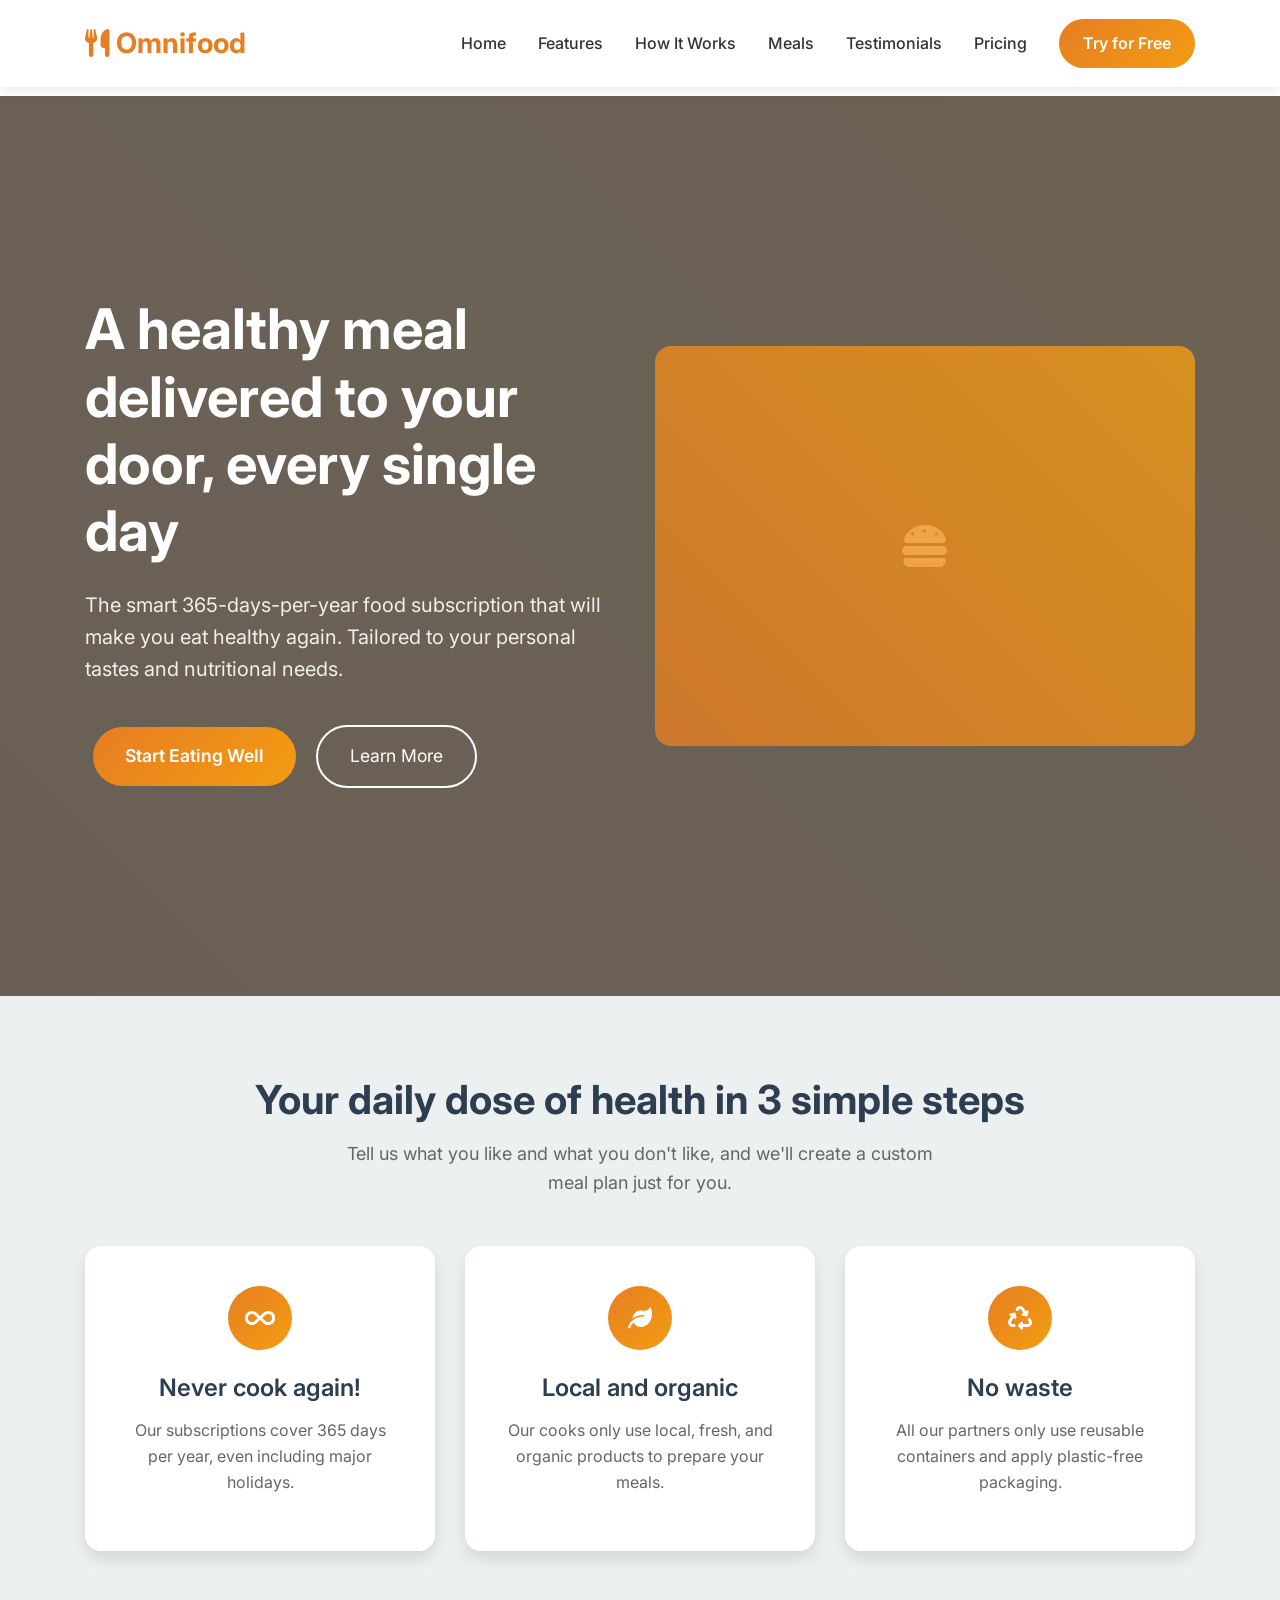
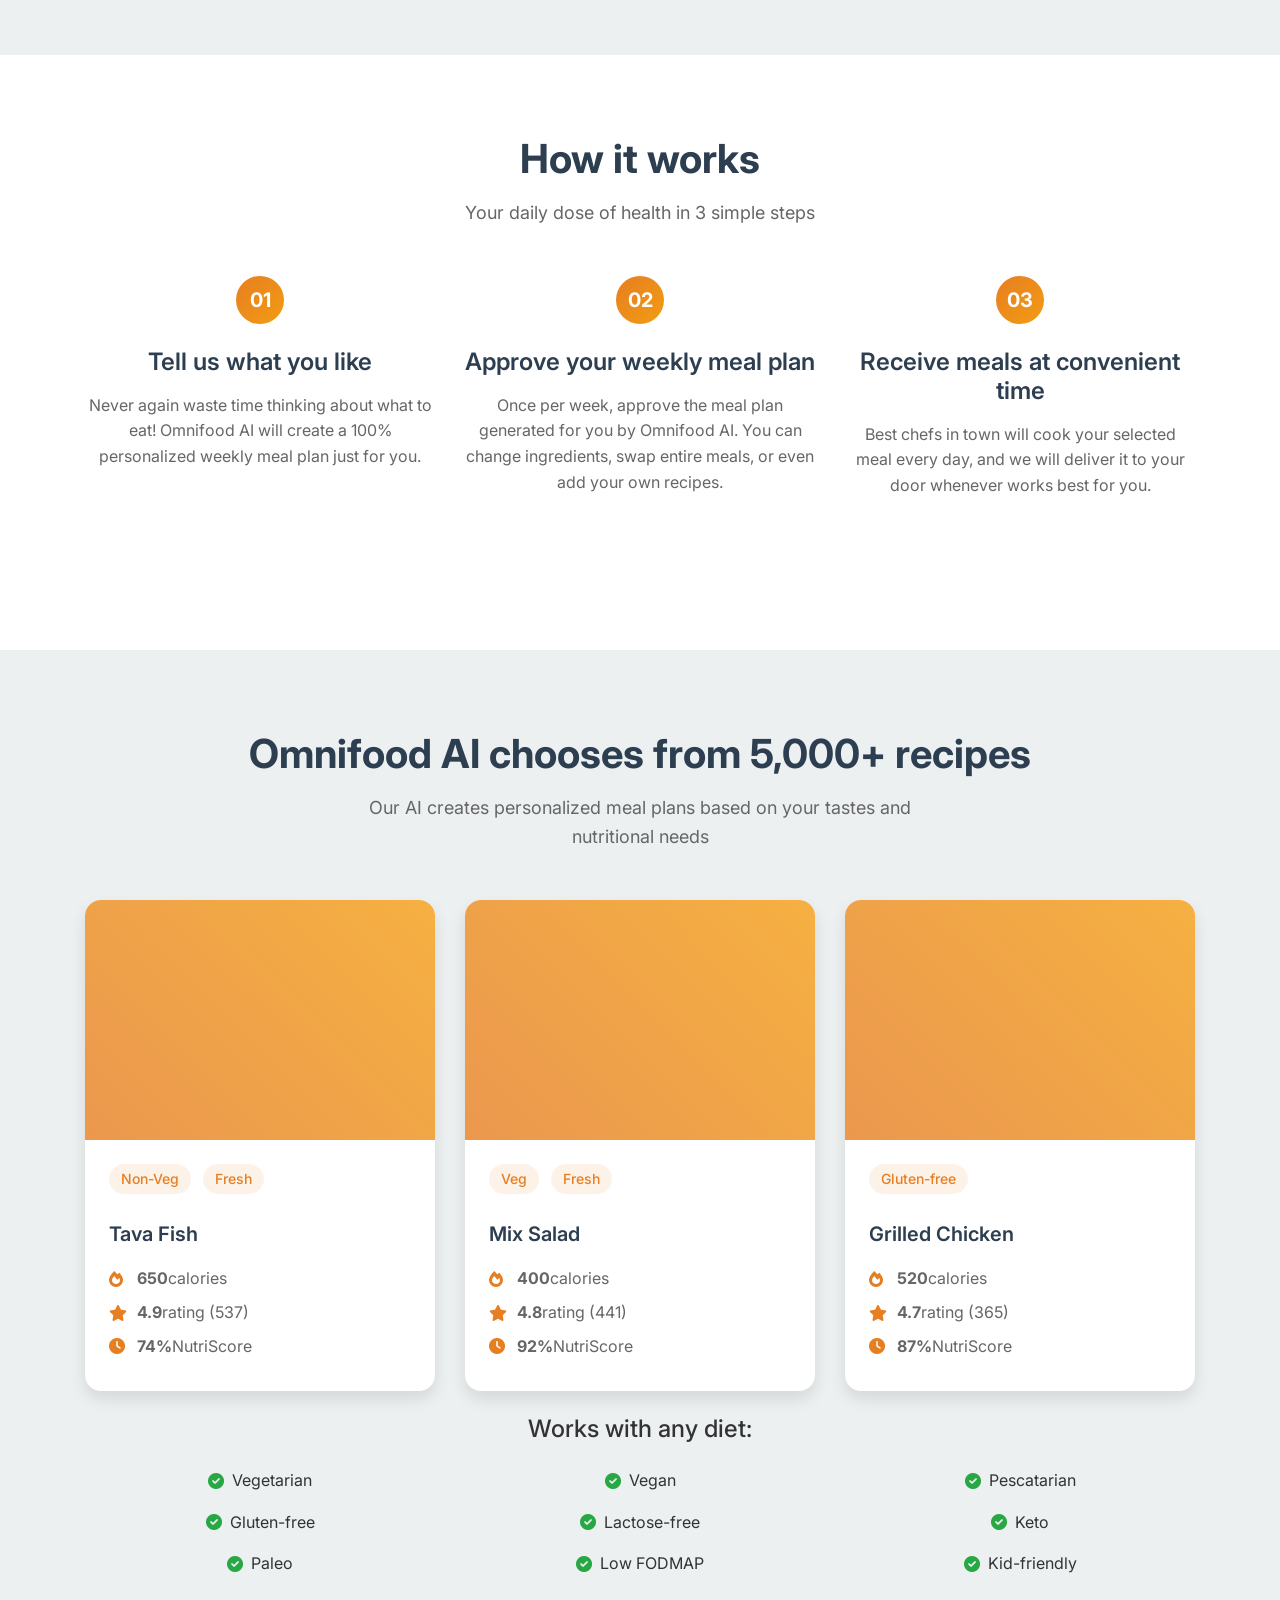
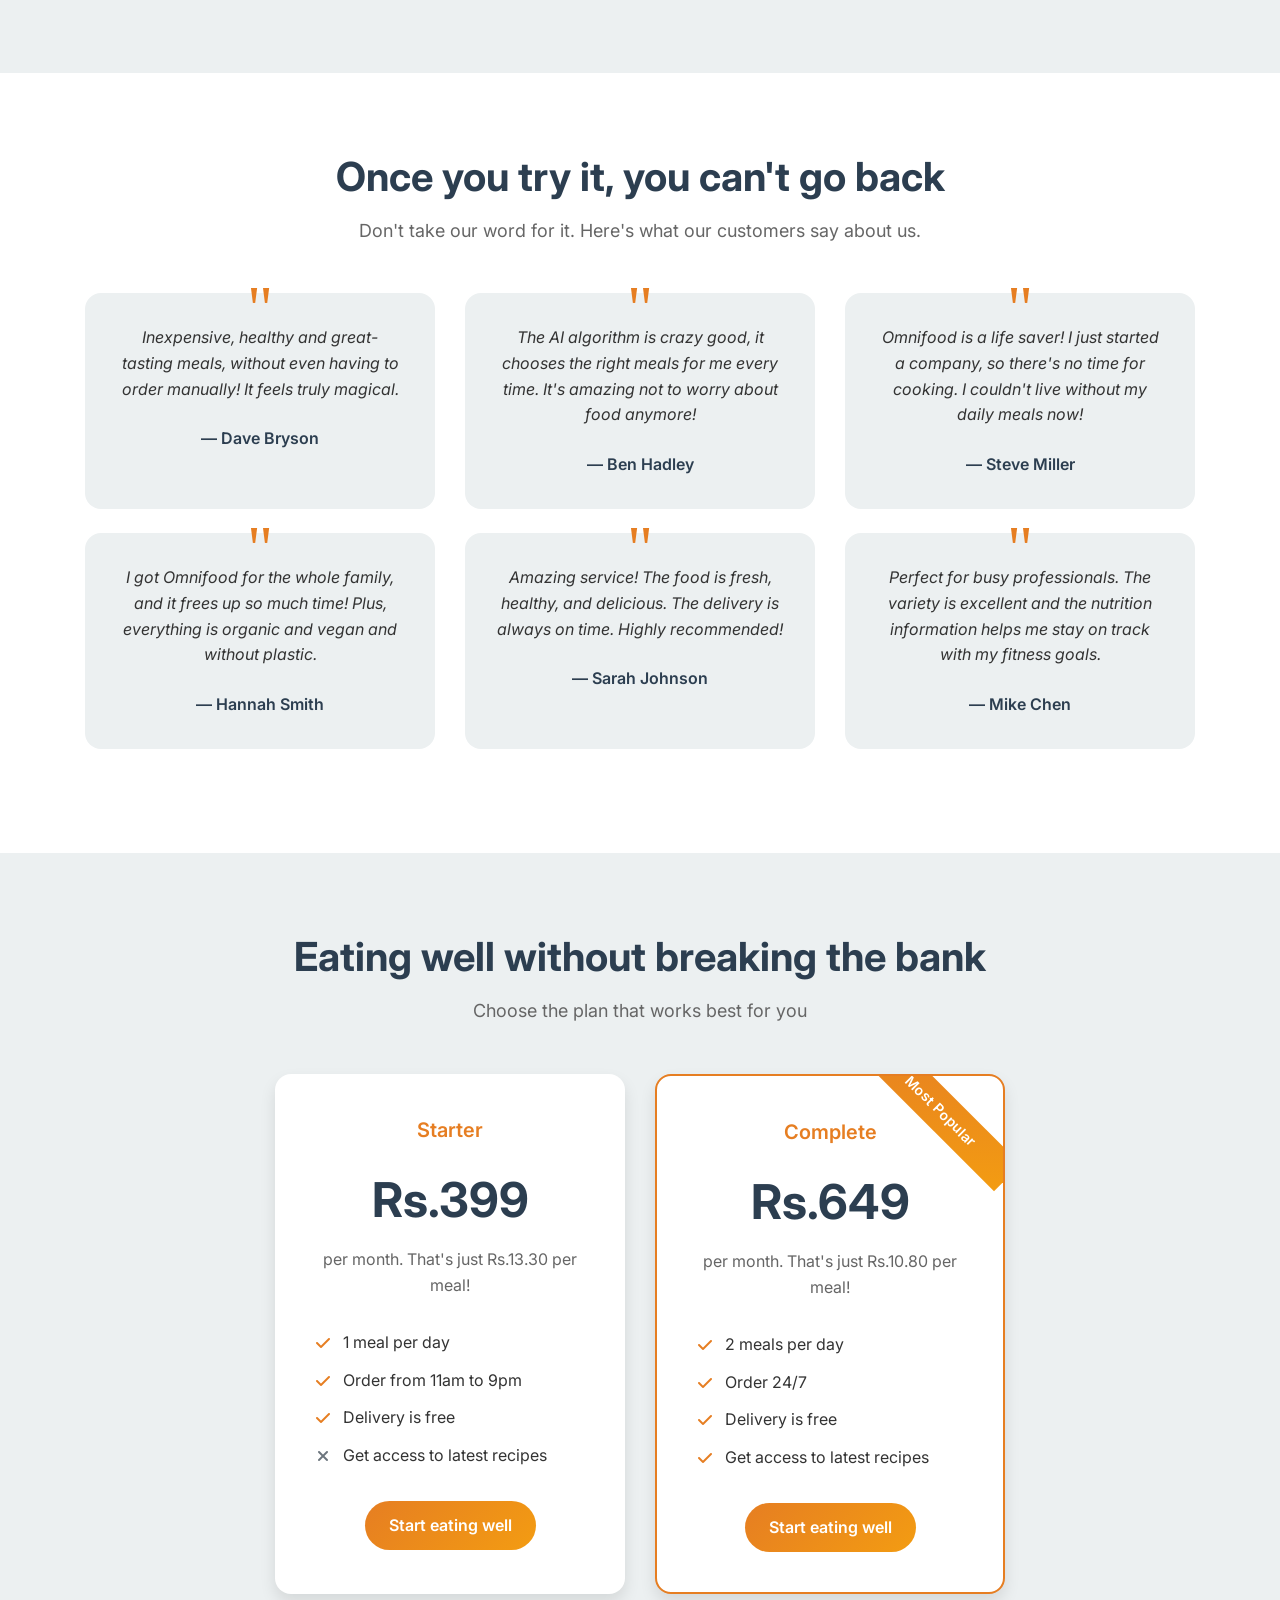
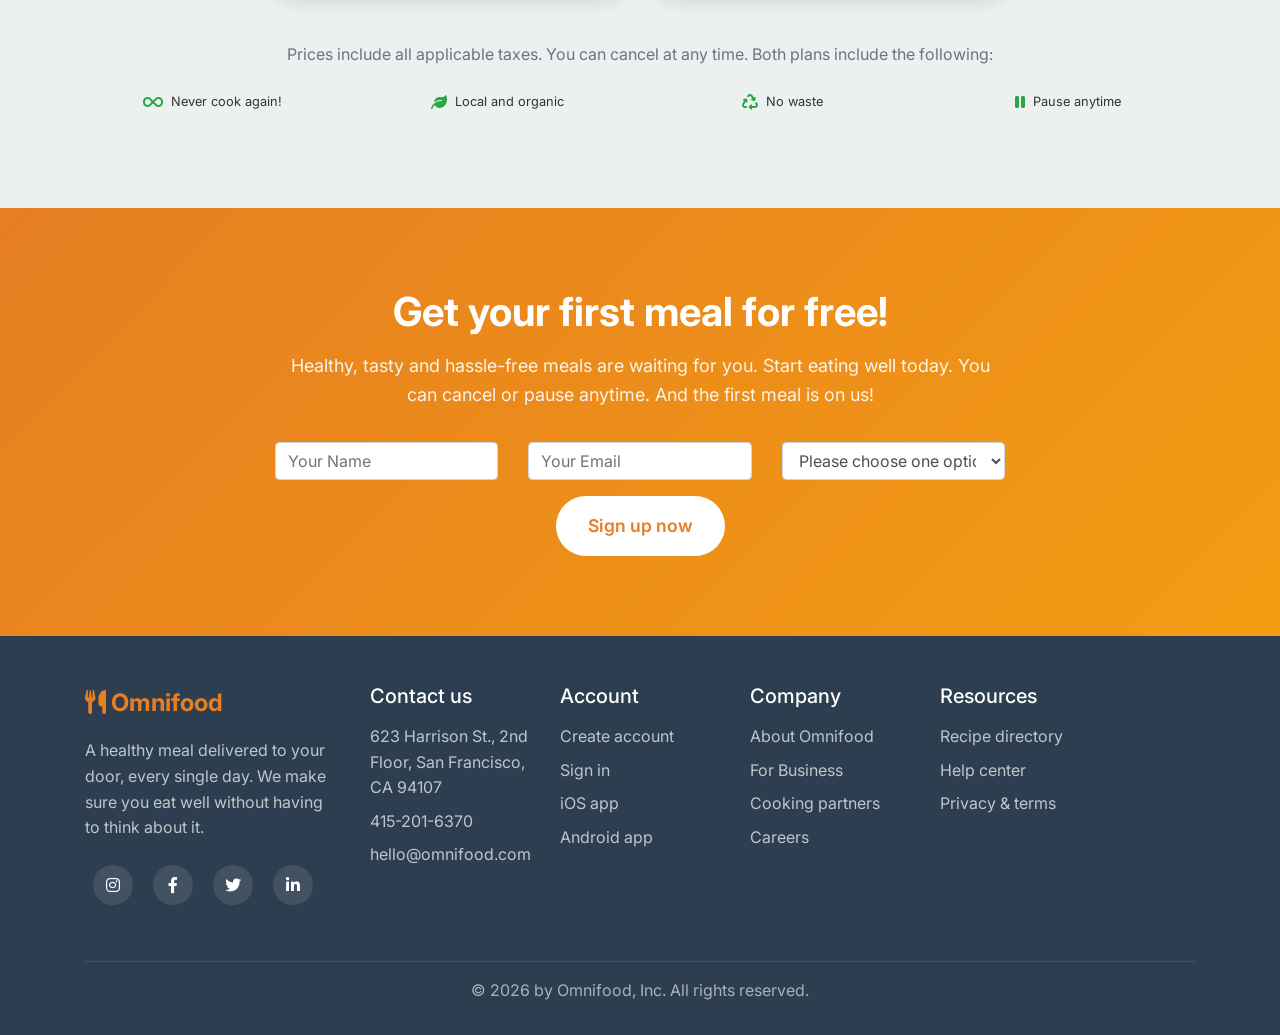
<file: omnifood_website.html>
<!DOCTYPE html>
<html lang="en">
  <head>
    <meta charset="UTF-8" />
    <meta name="viewport" content="width=device-width, initial-scale=1.0" />
    <title>Omnifood - Never Cook Again</title>

    <link
      rel="stylesheet"
      href="https://cdnjs.cloudflare.com/ajax/libs/bootstrap/4.6.2/css/bootstrap.min.css"
    />
    <link
      rel="stylesheet"
      href="https://cdnjs.cloudflare.com/ajax/libs/font-awesome/6.0.0/css/all.min.css"
    />
    <link
      href="https://fonts.googleapis.com/css2?family=Inter:wght@300;400;500;600;700&display=swap"
      rel="stylesheet"
    />

    <link rel="stylesheet" href="./component/style.css" />
  </head>
  <body>
    <!-- Navigation -->
    <nav class="navbar navbar-expand-lg fixed-top">
      <div class="container">
        <a class="navbar-brand" href="#home">
          <i class="fas fa-utensils"></i> Omnifood
        </a>

        <button
          class="navbar-toggler"
          type="button"
          data-toggle="collapse"
          data-target="#navbarNav"
        >
          <span class="navbar-toggler-icon">
            <i class="fas fa-bars" style="color: #e67e22"></i>
          </span>
        </button>

        <div class="collapse navbar-collapse" id="navbarNav">
          <ul class="navbar-nav ml-auto">
            <li class="nav-item">
              <a class="nav-link" href="#home">Home</a>
            </li>
            <li class="nav-item">
              <a class="nav-link" href="#features">Features</a>
            </li>
            <li class="nav-item">
              <a class="nav-link" href="#how-it-works">How It Works</a>
            </li>
            <li class="nav-item">
              <a class="nav-link" href="#meals">Meals</a>
            </li>
            <li class="nav-item">
              <a class="nav-link" href="#testimonials">Testimonials</a>
            </li>
            <li class="nav-item">
              <a class="nav-link" href="#pricing">Pricing</a>
            </li>
          </ul>
          <a href="#cta" class="btn-primary-custom ml-3">Try for Free</a>
        </div>
      </div>
    </nav>

    <!-- Hero Section -->
    <section id="home" class="hero">
      <div class="container">
        <div class="row align-items-center">
          <div class="col-lg-6">
            <div class="hero-content">
              <h1>A healthy meal delivered to your door, every single day</h1>
              <p>
                The smart 365-days-per-year food subscription that will make you
                eat healthy again. Tailored to your personal tastes and
                nutritional needs.
              </p>
              <div class="hero-buttons">
                <a href="#pricing" class="btn btn-primary-custom"
                  >Start Eating Well</a
                >
                <a href="#how-it-works" class="btn btn-outline-light"
                  >Learn More</a
                >
              </div>
            </div>
          </div>
          <div class="col-lg-6">
            <div class="hero-image">
              <div
                class="meal-image"
                style="border-radius: 1rem; height: 25rem"
              >
                <i class="fas fa-hamburger"></i>
              </div>
            </div>
          </div>
        </div>
      </div>
    </section>

    <!-- Features Section -->
    <section id="features" class="features">
      <div class="container">
        <div class="section-title fade-in">
          <h2>Your daily dose of health in 3 simple steps</h2>
          <p>
            Tell us what you like and what you don't like, and we'll create a
            custom meal plan just for you.
          </p>
        </div>

        <div class="row">
          <div class="col-lg-4 col-md-6 mb-4">
            <div class="feature-card fade-in">
              <div class="feature-icon">
                <i class="fas fa-infinity"></i>
              </div>
              <h3>Never cook again!</h3>
              <p>
                Our subscriptions cover 365 days per year, even including major
                holidays.
              </p>
            </div>
          </div>

          <div class="col-lg-4 col-md-6 mb-4">
            <div class="feature-card fade-in">
              <div class="feature-icon">
                <i class="fas fa-leaf"></i>
              </div>
              <h3>Local and organic</h3>
              <p>
                Our cooks only use local, fresh, and organic products to prepare
                your meals.
              </p>
            </div>
          </div>

          <div class="col-lg-4 col-md-6 mb-4">
            <div class="feature-card fade-in">
              <div class="feature-icon">
                <i class="fas fa-recycle"></i>
              </div>
              <h3>No waste</h3>
              <p>
                All our partners only use reusable containers and apply
                plastic-free packaging.
              </p>
            </div>
          </div>
        </div>
      </div>
    </section>

    <!-- How It Works Section -->
    <section id="how-it-works" class="how-it-works">
      <div class="container">
        <div class="section-title fade-in">
          <h2>How it works</h2>
          <p>Your daily dose of health in 3 simple steps</p>
        </div>

        <div class="row">
          <div class="col-lg-4 mb-4">
            <div class="step fade-in">
              <div class="step-number">01</div>
              <h3>Tell us what you like</h3>
              <p>
                Never again waste time thinking about what to eat! Omnifood AI
                will create a 100% personalized weekly meal plan just for you.
              </p>
            </div>
          </div>

          <div class="col-lg-4 mb-4">
            <div class="step fade-in">
              <div class="step-number">02</div>
              <h3>Approve your weekly meal plan</h3>
              <p>
                Once per week, approve the meal plan generated for you by
                Omnifood AI. You can change ingredients, swap entire meals, or
                even add your own recipes.
              </p>
            </div>
          </div>

          <div class="col-lg-4 mb-4">
            <div class="step fade-in">
              <div class="step-number">03</div>
              <h3>Receive meals at convenient time</h3>
              <p>
                Best chefs in town will cook your selected meal every day, and
                we will deliver it to your door whenever works best for you.
              </p>
            </div>
          </div>
        </div>
      </div>
    </section>

    <!-- Meals Section -->
    <section id="meals" class="meals">
      <div class="container">
        <div class="section-title fade-in">
          <h2>Omnifood AI chooses from 5,000+ recipes</h2>
          <p>
            Our AI creates personalized meal plans based on your tastes and
            nutritional needs
          </p>
        </div>

        <div class="row">
          <div class="col-lg-4 col-md-6 mb-4">
            <div class="meal-card fade-in">
              <div class="meal-image">
                <i class="fas fa-fish"></i>
              </div>
              <div class="meal-content">
                <div class="meal-tags">
                  <span class="meal-tag">Non-Veg</span>
                  <span class="meal-tag">Fresh</span>
                </div>
                <div class="meal-title">Tava Fish</div>
                <ul class="meal-attributes">
                  <li>
                    <i class="fas fa-fire"></i> <strong>650</strong> calories
                  </li>
                  <li>
                    <i class="fas fa-star"></i> <strong>4.9</strong> rating
                    (537)
                  </li>
                  <li>
                    <i class="fas fa-clock"></i> <strong>74%</strong> NutriScore
                  </li>
                </ul>
              </div>
            </div>
          </div>

          <div class="col-lg-4 col-md-6 mb-4">
            <div class="meal-card fade-in">
              <div class="meal-image">
                <i class="fas fa-seedling"></i>
              </div>
              <div class="meal-content">
                <div class="meal-tags">
                  <span class="meal-tag">Veg</span>
                  <span class="meal-tag">Fresh</span>
                </div>
                <div class="meal-title">Mix Salad</div>
                <ul class="meal-attributes">
                  <li>
                    <i class="fas fa-fire"></i> <strong>400</strong> calories
                  </li>
                  <li>
                    <i class="fas fa-star"></i> <strong>4.8</strong> rating
                    (441)
                  </li>
                  <li>
                    <i class="fas fa-clock"></i> <strong>92%</strong> NutriScore
                  </li>
                </ul>
              </div>
            </div>
          </div>

          <div class="col-lg-4 col-md-6 mb-4">
            <div class="meal-card fade-in">
              <div class="meal-image">
                <i class="fas fa-drumstick-bite"></i>
              </div>
              <div class="meal-content">
                <div class="meal-tags">
                  <span class="meal-tag">Gluten-free</span>
                </div>
                <div class="meal-title">Grilled Chicken</div>
                <ul class="meal-attributes">
                  <li>
                    <i class="fas fa-fire"></i> <strong>520</strong> calories
                  </li>
                  <li>
                    <i class="fas fa-star"></i> <strong>4.7</strong> rating
                    (365)
                  </li>
                  <li>
                    <i class="fas fa-clock"></i> <strong>87%</strong> NutriScore
                  </li>
                </ul>
              </div>
            </div>
          </div>
        </div>

        <div class="text-center fade-in">
          <h4 class="mb-4">Works with any diet:</h4>
          <div class="row">
            <div class="col-md-4 mb-3">
              <div class="d-flex align-items-center justify-content-center">
                <i class="fas fa-check-circle text-success mr-2"></i>
                <span>Vegetarian</span>
              </div>
            </div>
            <div class="col-md-4 mb-3">
              <div class="d-flex align-items-center justify-content-center">
                <i class="fas fa-check-circle text-success mr-2"></i>
                <span>Vegan</span>
              </div>
            </div>
            <div class="col-md-4 mb-3">
              <div class="d-flex align-items-center justify-content-center">
                <i class="fas fa-check-circle text-success mr-2"></i>
                <span>Pescatarian</span>
              </div>
            </div>
            <div class="col-md-4 mb-3">
              <div class="d-flex align-items-center justify-content-center">
                <i class="fas fa-check-circle text-success mr-2"></i>
                <span>Gluten-free</span>
              </div>
            </div>
            <div class="col-md-4 mb-3">
              <div class="d-flex align-items-center justify-content-center">
                <i class="fas fa-check-circle text-success mr-2"></i>
                <span>Lactose-free</span>
              </div>
            </div>
            <div class="col-md-4 mb-3">
              <div class="d-flex align-items-center justify-content-center">
                <i class="fas fa-check-circle text-success mr-2"></i>
                <span>Keto</span>
              </div>
            </div>
            <div class="col-md-4 mb-3">
              <div class="d-flex align-items-center justify-content-center">
                <i class="fas fa-check-circle text-success mr-2"></i>
                <span>Paleo</span>
              </div>
            </div>
            <div class="col-md-4 mb-3">
              <div class="d-flex align-items-center justify-content-center">
                <i class="fas fa-check-circle text-success mr-2"></i>
                <span>Low FODMAP</span>
              </div>
            </div>
            <div class="col-md-4 mb-3">
              <div class="d-flex align-items-center justify-content-center">
                <i class="fas fa-check-circle text-success mr-2"></i>
                <span>Kid-friendly</span>
              </div>
            </div>
          </div>
        </div>
      </div>
    </section>

    <!-- Testimonials Section -->
    <section id="testimonials" class="testimonials">
      <div class="container">
        <div class="section-title fade-in">
          <h2>Once you try it, you can't go back</h2>
          <p>
            Don't take our word for it. Here's what our customers say about us.
          </p>
        </div>

        <div class="row">
          <div class="col-lg-4 col-md-6 mb-4">
            <div class="testimonial-card fade-in">
              <p class="testimonial-text">
                Inexpensive, healthy and great-tasting meals, without even
                having to order manually! It feels truly magical.
              </p>
              <div class="testimonial-author">— Dave Bryson</div>
            </div>
          </div>

          <div class="col-lg-4 col-md-6 mb-4">
            <div class="testimonial-card fade-in">
              <p class="testimonial-text">
                The AI algorithm is crazy good, it chooses the right meals for
                me every time. It's amazing not to worry about food anymore!
              </p>
              <div class="testimonial-author">— Ben Hadley</div>
            </div>
          </div>

          <div class="col-lg-4 col-md-6 mb-4">
            <div class="testimonial-card fade-in">
              <p class="testimonial-text">
                Omnifood is a life saver! I just started a company, so there's
                no time for cooking. I couldn't live without my daily meals now!
              </p>
              <div class="testimonial-author">— Steve Miller</div>
            </div>
          </div>

          <div class="col-lg-4 col-md-6 mb-4">
            <div class="testimonial-card fade-in">
              <p class="testimonial-text">
                I got Omnifood for the whole family, and it frees up so much
                time! Plus, everything is organic and vegan and without plastic.
              </p>
              <div class="testimonial-author">— Hannah Smith</div>
            </div>
          </div>

          <div class="col-lg-4 col-md-6 mb-4">
            <div class="testimonial-card fade-in">
              <p class="testimonial-text">
                Amazing service! The food is fresh, healthy, and delicious. The
                delivery is always on time. Highly recommended!
              </p>
              <div class="testimonial-author">— Sarah Johnson</div>
            </div>
          </div>

          <div class="col-lg-4 col-md-6 mb-4">
            <div class="testimonial-card fade-in">
              <p class="testimonial-text">
                Perfect for busy professionals. The variety is excellent and the
                nutrition information helps me stay on track with my fitness
                goals.
              </p>
              <div class="testimonial-author">— Mike Chen</div>
            </div>
          </div>
        </div>
      </div>
    </section>

    <!-- Pricing Section -->
    <section id="pricing" class="pricing">
      <div class="container">
        <div class="section-title fade-in">
          <h2>Eating well without breaking the bank</h2>
          <p>Choose the plan that works best for you</p>
        </div>

        <div class="row justify-content-center">
          <div class="col-lg-4 col-md-6 mb-4">
            <div class="pricing-card fade-in">
              <div class="pricing-plan">Starter</div>
              <div class="pricing-price">Rs.399</div>
              <div class="pricing-period">
                per month. That's just Rs.13.30 per meal!
              </div>

              <ul class="pricing-features">
                <li><i class="fas fa-check"></i> 1 meal per day</li>
                <li><i class="fas fa-check"></i> Order from 11am to 9pm</li>
                <li><i class="fas fa-check"></i> Delivery is free</li>
                <li>
                  <i class="fas fa-times text-muted"></i> Get access to latest
                  recipes
                </li>
              </ul>

              <a href="#cta" class="btn-primary-custom">Start eating well</a>
            </div>
          </div>

          <div class="col-lg-4 col-md-6 mb-4">
            <div class="pricing-card featured fade-in">
              <div class="pricing-plan">Complete</div>
              <div class="pricing-price">Rs.649</div>
              <div class="pricing-period">
                per month. That's just Rs.10.80 per meal!
              </div>

              <ul class="pricing-features">
                <li><i class="fas fa-check"></i> 2 meals per day</li>
                <li><i class="fas fa-check"></i> Order 24/7</li>
                <li><i class="fas fa-check"></i> Delivery is free</li>
                <li>
                  <i class="fas fa-check"></i> Get access to latest recipes
                </li>
              </ul>

              <a href="#cta" class="btn-primary-custom">Start eating well</a>
            </div>
          </div>
        </div>

        <div class="text-center fade-in mt-4">
          <p class="text-muted">
            Prices include all applicable taxes. You can cancel at any time.
            Both plans include the following:
          </p>

          <div class="row mt-4">
            <div class="col-md-3 mb-3">
              <div class="d-flex align-items-center justify-content-center">
                <i class="fas fa-infinity text-success mr-2"></i>
                <small>Never cook again!</small>
              </div>
            </div>
            <div class="col-md-3 mb-3">
              <div class="d-flex align-items-center justify-content-center">
                <i class="fas fa-leaf text-success mr-2"></i>
                <small>Local and organic</small>
              </div>
            </div>
            <div class="col-md-3 mb-3">
              <div class="d-flex align-items-center justify-content-center">
                <i class="fas fa-recycle text-success mr-2"></i>
                <small>No waste</small>
              </div>
            </div>
            <div class="col-md-3 mb-3">
              <div class="d-flex align-items-center justify-content-center">
                <i class="fas fa-pause text-success mr-2"></i>
                <small>Pause anytime</small>
              </div>
            </div>
          </div>
        </div>
      </div>
    </section>

    <!-- CTA Section -->
    <section id="cta" class="cta">
      <div class="container">
        <div class="row justify-content-center">
          <div class="col-lg-8 text-center fade-in">
            <h2>Get your first meal for free!</h2>
            <p>
              Healthy, tasty and hassle-free meals are waiting for you. Start
              eating well today. You can cancel or pause anytime. And the first
              meal is on us!
            </p>

            <form class="row justify-content-center mt-4" id="ctaForm">
              <div class="col-md-4 mb-3">
                <input
                  type="text"
                  class="form-control"
                  placeholder="Your Name"
                  required
                />
              </div>
              <div class="col-md-4 mb-3">
                <input
                  type="email"
                  class="form-control"
                  placeholder="Your Email"
                  required
                />
              </div>
              <div class="col-md-4 mb-3">
                <select class="form-control" required>
                  <option value="">Please choose one option:</option>
                  <option value="friends">Friends and family</option>
                  <option value="youtube">YouTube video</option>
                  <option value="podcast">Podcast</option>
                  <option value="facebook">Facebook ad</option>
                  <option value="others">Others</option>
                </select>
              </div>
              <div class="col-12">
                <button type="submit" class="btn-white">Sign up now</button>
              </div>
            </form>
          </div>
        </div>
      </div>
    </section>

    <!-- Footer -->
    <footer>
      <div class="container">
        <div class="row">
          <div class="col-lg-3 col-md-6 mb-4">
            <div class="footer-brand">
              <i class="fas fa-utensils"></i> Omnifood
            </div>
            <p style="color: rgba(255, 255, 255, 0.7); margin-bottom: 1.5rem">
              A healthy meal delivered to your door, every single day. We make
              sure you eat well without having to think about it.
            </p>
            <div class="footer-social">
              <a href="#" aria-label="Instagram">
                <i class="fab fa-instagram"></i>
              </a>
              <a href="#" aria-label="Facebook">
                <i class="fab fa-facebook-f"></i>
              </a>
              <a href="#" aria-label="Twitter">
                <i class="fab fa-twitter"></i>
              </a>
              <a href="#" aria-label="LinkedIn">
                <i class="fab fa-linkedin-in"></i>
              </a>
            </div>
          </div>

          <div class="col-lg-2 col-md-6 mb-4">
            <h5 style="color: var(--white); margin-bottom: 1rem">Contact us</h5>
            <ul style="list-style: none; padding: 0; margin: 0">
              <li style="margin-bottom: 0.5rem">
                <span style="color: rgba(255, 255, 255, 0.7)"
                  >623 Harrison St., 2nd Floor, San Francisco, CA 94107</span
                >
              </li>
              <li style="margin-bottom: 0.5rem">
                <a
                  href="tel:415-201-6370"
                  style="color: rgba(255, 255, 255, 0.7); text-decoration: none"
                  >415-201-6370</a
                >
              </li>
              <li>
                <a
                  href="mailto:hello@omnifood.com"
                  style="color: rgba(255, 255, 255, 0.7); text-decoration: none"
                  >hello@omnifood.com</a
                >
              </li>
            </ul>
          </div>

          <div class="col-lg-2 col-md-6 mb-4">
            <h5 style="color: var(--white); margin-bottom: 1rem">Account</h5>
            <ul style="list-style: none; padding: 0; margin: 0">
              <li style="margin-bottom: 0.5rem">
                <a
                  href="#"
                  style="
                    color: rgba(255, 255, 255, 0.7);
                    text-decoration: none;
                    transition: color 0.3s ease;
                  "
                  >Create account</a
                >
              </li>
              <li style="margin-bottom: 0.5rem">
                <a
                  href="#"
                  style="
                    color: rgba(255, 255, 255, 0.7);
                    text-decoration: none;
                    transition: color 0.3s ease;
                  "
                  >Sign in</a
                >
              </li>
              <li style="margin-bottom: 0.5rem">
                <a
                  href="#"
                  style="
                    color: rgba(255, 255, 255, 0.7);
                    text-decoration: none;
                    transition: color 0.3s ease;
                  "
                  >iOS app</a
                >
              </li>
              <li>
                <a
                  href="#"
                  style="
                    color: rgba(255, 255, 255, 0.7);
                    text-decoration: none;
                    transition: color 0.3s ease;
                  "
                  >Android app</a
                >
              </li>
            </ul>
          </div>

          <div class="col-lg-2 col-md-6 mb-4">
            <h5 style="color: var(--white); margin-bottom: 1rem">Company</h5>
            <ul style="list-style: none; padding: 0; margin: 0">
              <li style="margin-bottom: 0.5rem">
                <a
                  href="#"
                  style="
                    color: rgba(255, 255, 255, 0.7);
                    text-decoration: none;
                    transition: color 0.3s ease;
                  "
                  >About Omnifood</a
                >
              </li>
              <li style="margin-bottom: 0.5rem">
                <a
                  href="#"
                  style="
                    color: rgba(255, 255, 255, 0.7);
                    text-decoration: none;
                    transition: color 0.3s ease;
                  "
                  >For Business</a
                >
              </li>
              <li style="margin-bottom: 0.5rem">
                <a
                  href="#"
                  style="
                    color: rgba(255, 255, 255, 0.7);
                    text-decoration: none;
                    transition: color 0.3s ease;
                  "
                  >Cooking partners</a
                >
              </li>
              <li>
                <a
                  href="#"
                  style="
                    color: rgba(255, 255, 255, 0.7);
                    text-decoration: none;
                    transition: color 0.3s ease;
                  "
                  >Careers</a
                >
              </li>
            </ul>
          </div>

          <div class="col-lg-3 col-md-6 mb-4">
            <h5 style="color: var(--white); margin-bottom: 1rem">Resources</h5>
            <ul style="list-style: none; padding: 0; margin: 0">
              <li style="margin-bottom: 0.5rem">
                <a
                  href="#"
                  style="
                    color: rgba(255, 255, 255, 0.7);
                    text-decoration: none;
                    transition: color 0.3s ease;
                  "
                  >Recipe directory</a
                >
              </li>
              <li style="margin-bottom: 0.5rem">
                <a
                  href="#"
                  style="
                    color: rgba(255, 255, 255, 0.7);
                    text-decoration: none;
                    transition: color 0.3s ease;
                  "
                  >Help center</a
                >
              </li>
              <li style="margin-bottom: 0.5rem">
                <a
                  href="#"
                  style="
                    color: rgba(255, 255, 255, 0.7);
                    text-decoration: none;
                    transition: color 0.3s ease;
                  "
                  >Privacy & terms</a
                >
              </li>
            </ul>
          </div>
        </div>

        <div class="footer-copyright">
          <div class="text-center">
            <p>&copy; 2024 by Omnifood, Inc. All rights reserved.</p>
          </div>
        </div>
      </div>
    </footer>

    <!-- Bootstrap JS and dependencies -->
    <script src="https://cdnjs.cloudflare.com/ajax/libs/jquery/3.6.0/jquery.min.js"></script>
    <script src="https://cdnjs.cloudflare.com/ajax/libs/bootstrap/4.6.2/js/bootstrap.bundle.min.js"></script>

    <script src="./component/script.js"></script>
  </body>
</html>
</file>
<file: component/style.css>
:root {
  --primary-color: #e67e22;
  --primary-dark: #d68910;
  --secondary-color: #f39c12;
  --dark-color: #2c3e50;
  --light-color: #ecf0f1;
  --white: #ffffff;
  --text-dark: #333333;
  --text-light: #666666;
  --gradient: linear-gradient(
    135deg,
    var(--primary-color),
    var(--secondary-color)
  );
}

* {
  margin: 0;
  padding: 0;
  box-sizing: border-box;
}

body {
  font-family: "Inter", sans-serif;
  line-height: 1.6;
  color: var(--text-dark);
  overflow-x: hidden;
}

.navbar {
  background: rgba(255, 255, 255, 0.95);
  backdrop-filter: blur(0.625rem);
  box-shadow: 0 0.125rem 1rem rgba(0, 0, 0, 0.1);
  transition: all 0.3s ease;
  padding: 1rem 0;
}

.navbar.scrolled {
  padding: 0.5rem 0;
  background: rgba(255, 255, 255, 0.98);
}

.navbar-brand {
  font-size: 1.75rem;
  font-weight: 700;
  color: var(--primary-color) !important;
  text-decoration: none;
}

.navbar-nav .nav-link {
  font-weight: 500;
  color: var(--text-dark) !important;
  margin: 0 0.5rem;
  transition: color 0.3s ease;
  position: relative;
}

.navbar-nav .nav-link:hover {
  color: var(--primary-color) !important;
}

.navbar-nav .nav-link::after {
  content: "";
  position: absolute;
  width: 0;
  height: 0.125rem;
  bottom: -0.25rem;
  left: 50%;
  background: var(--primary-color);
  transition: all 0.3s ease;
  transform: translateX(-50%);
}

.navbar-nav .nav-link:hover::after {
  width: 100%;
}

.btn-primary-custom {
  background: var(--gradient);
  border: none;
  padding: 0.75rem 1.5rem;
  border-radius: 2rem;
  font-weight: 600;
  color: var(--white);
  transition: all 0.3s ease;
  text-decoration: none;
  display: inline-block;
}

.btn-primary-custom:hover {
  transform: translateY(-0.125rem);
  box-shadow: 0 0.5rem 1rem rgba(230, 126, 34, 0.3);
  color: var(--white);
  text-decoration: none;
}

.hero {
  background-image: url("https://t4.ftcdn.net/jpg/02/11/60/49/360_F_211604911_wn1FqBnH7TRfN87ux5pnQ2sgZUj7rGYd.jpg");
  background-size: cover;
  background-position: center;
  min-height: 100vh;
  display: flex;
  align-items: center;
  position: relative;
  overflow: hidden;
  isolation: isolate;
  margin-top: 6rem;
}

.hero::before {
  content: "";
  position: absolute;
  top: 0;
  left: 0;
  right: 0;
  bottom: 0;
  background: linear-gradient(
    45deg,
    rgba(230, 126, 34, 0.1),
    rgba(243, 156, 18, 0.1)
  );
}

.hero::after {
  content: "";
  position: absolute;
  background: rgb(24, 23, 23);
  inset: 0;
  opacity: 0.7;
  z-index: -1;
}

.hero-content {
  position: relative;
  z-index: 5;
}

.hero h1 {
  font-size: 3.5rem;
  font-weight: 700;
  color: var(--white);
  margin-bottom: 1.5rem;
  line-height: 1.2;
  animation: fadeInUp 1s ease;
}

.hero p {
  font-size: 1.25rem;
  color: rgba(255, 255, 255, 0.9);
  margin-bottom: 2rem;
  animation: fadeInUp 1s ease 0.2s both;
}

.hero-buttons {
  animation: fadeInUp 1s ease 0.4s both;
}

.hero-buttons .btn {
  margin: 0.5rem;
  padding: 1rem 2rem;
  font-size: 1.1rem;
  border-radius: 2rem;
  text-decoration: none;
}

.btn-outline-light {
  border: 0.125rem solid var(--white);
  color: var(--white);
  background: transparent;
  transition: all 0.3s ease;
}

.btn-outline-light:hover {
  background: var(--white);
  color: var(--primary-color);
  transform: translateY(-0.125rem);
}

.hero-image {
  animation: fadeInRight 1s ease 0.6s both;
}

.hero-image img {
  z-index: 1;
  width: 100%;
  opacity: 10;
  height: 25rem;
  border-radius: 1rem;
  background-size: cover;
  background-position: center;
  box-shadow: 0 1rem 2rem rgba(0, 0, 0, 0.2);
}

@keyframes fadeInUp {
  from {
    opacity: 0;
    transform: translateY(2rem);
  }
  to {
    opacity: 1;
    transform: translateY(0);
  }
}

@keyframes fadeInRight {
  from {
    opacity: 0;
    transform: translateX(2rem);
  }
  to {
    opacity: 1;
    transform: translateX(0);
  }
}

@keyframes fadeInLeft {
  from {
    opacity: 0;
    transform: translateX(-2rem);
  }
  to {
    opacity: 1;
    transform: translateX(0);
  }
}

.features {
  padding: 5rem 0;
  background: var(--light-color);
}

.section-title {
  text-align: center;
  margin-bottom: 3rem;
}

.section-title h2 {
  font-size: 2.5rem;
  font-weight: 700;
  color: var(--dark-color);
  margin-bottom: 1rem;
}

.section-title p {
  font-size: 1.125rem;
  color: var(--text-light);
  max-width: 37.5rem;
  margin: 0 auto;
}

.feature-card {
  background: var(--white);
  padding: 2.5rem;
  border-radius: 1rem;
  text-align: center;
  box-shadow: 0 0.5rem 1rem rgba(0, 0, 0, 0.1);
  transition: all 0.3s ease;
  height: 100%;
  border: none;
}

.feature-card:hover {
  transform: translateY(-0.5rem);
  box-shadow: 0 1rem 2rem rgba(230, 126, 34, 0.2);
}

.feature-icon {
  width: 4rem;
  height: 4rem;
  background: var(--gradient);
  border-radius: 50%;
  display: flex;
  align-items: center;
  justify-content: center;
  margin: 0 auto 1.5rem;
  color: var(--white);
  font-size: 1.5rem;
}

.feature-card h3 {
  font-size: 1.5rem;
  font-weight: 600;
  color: var(--dark-color);
  margin-bottom: 1rem;
}

.feature-card p {
  color: var(--text-light);
  line-height: 1.6;
}

.how-it-works {
  padding: 5rem 0;
  background: var(--white);
}

.step {
  text-align: center;
  margin-bottom: 3rem;
}

.step-number {
  width: 3rem;
  height: 3rem;
  background: var(--gradient);
  border-radius: 50%;
  display: flex;
  align-items: center;
  justify-content: center;
  margin: 0 auto 1.5rem;
  color: var(--white);
  font-size: 1.25rem;
  font-weight: 700;
}

.step h3 {
  font-size: 1.5rem;
  font-weight: 600;
  color: var(--dark-color);
  margin-bottom: 1rem;
}

.step p {
  color: var(--text-light);
  line-height: 1.6;
}

.meals {
  padding: 5rem 0;
  background: var(--light-color);
}

.meal-card {
  background: var(--white);
  border-radius: 1rem;
  overflow: hidden;
  box-shadow: 0 0.5rem 1rem rgba(0, 0, 0, 0.1);
  transition: all 0.3s ease;
  height: 100%;
}

.meal-card:hover {
  transform: translateY(-0.5rem);
  box-shadow: 0 1rem 2rem rgba(0, 0, 0, 0.15);
}

.meal-image {
  height: 15rem;  
  display: flex;
  align-items: center;
  justify-content: center;
  color: var(--white);
  font-size: 3rem;
  position: relative;
  overflow: hidden;
}

.meal-image::before {
  content: "";
  position: absolute;
  top: 0;
  left: 0;
  right: 0;
  bottom: 0;
  background: linear-gradient(
    45deg,
    rgba(230, 126, 34, 0.8),
    rgba(243, 156, 18, 0.8)
  );
}

.meal-image #card_image {
  position: relative;
  z-index: 1;
  height: 15rem;
  background-position: center;
}

.meal-content {
  padding: 1.5rem;
}

.meal-tags {
  margin-bottom: 1rem;
}

.meal-tag {
  display: inline-block;
  background: rgba(230, 126, 34, 0.1);
  color: var(--primary-color);
  padding: 0.25rem 0.75rem;
  border-radius: 1rem;
  font-size: 0.875rem;
  font-weight: 500;
  margin-right: 0.5rem;
  margin-bottom: 0.5rem;
}

.meal-title {
  font-size: 1.25rem;
  font-weight: 600;
  color: var(--dark-color);
  margin-bottom: 1rem;
}

.meal-attributes {
  list-style: none;
  padding: 0;
  margin: 0;
}

.meal-attributes li {
  display: flex;
  align-items: center;
  margin-bottom: 0.5rem;
  color: var(--text-light);
}

.meal-attributes li i {
  color: var(--primary-color);
  margin-right: 0.75rem;
  width: 1rem;
}

/* Testimonials Section */
.testimonials {
  padding: 5rem 0;
  background: var(--white);
}

.testimonial-card {
  background: var(--light-color);
  padding: 2rem;
  border-radius: 1rem;
  text-align: center;
  height: 100%;
  border: none;
  position: relative;
}

.testimonial-card::before {
  content: '"';
  position: absolute;
  top: -1rem;
  left: 50%;
  transform: translateX(-50%);
  font-size: 4rem;
  color: var(--primary-color);
  font-family: serif;
  line-height: 1;
}

.testimonial-text {
  font-style: italic;
  color: var(--text-dark);
  margin-bottom: 1.5rem;
  line-height: 1.6;
}

.testimonial-author {
  font-weight: 600;
  color: var(--dark-color);
}

.pricing {
  padding: 5rem 0;
  background: var(--light-color);
}

.pricing-card {
  background: var(--white);
  border-radius: 1rem;
  padding: 2.5rem;
  text-align: center;
  box-shadow: 0 0.5rem 1rem rgba(0, 0, 0, 0.1);
  transition: all 0.3s ease;
  height: 100%;
  position: relative;
  overflow: hidden;
}

.pricing-card.featured {
  transform: scale(1.05);
  border: 0.125rem solid var(--primary-color);
}

.pricing-card.featured::before {
  content: "Most Popular";
  position: absolute;
  top: 1rem;
  right: -2rem;
  background: var(--gradient);
  color: var(--white);
  padding: 0.5rem 3rem;
  font-size: 0.875rem;
  font-weight: 600;
  transform: rotate(45deg);
}

.pricing-card:hover {
  transform: translateY(-0.5rem);
  box-shadow: 0 1rem 2rem rgba(230, 126, 34, 0.2);
}

.pricing-card.featured:hover {
  transform: scale(1.05) translateY(-0.5rem);
}

.pricing-plan {
  font-size: 1.25rem;
  font-weight: 600;
  color: var(--primary-color);
  margin-bottom: 1rem;
}

.pricing-price {
  font-size: 3rem;
  font-weight: 700;
  color: var(--dark-color);
  margin-bottom: 0.5rem;
}

.pricing-period {
  color: var(--text-light);
  margin-bottom: 2rem;
}

.pricing-features {
  list-style: none;
  padding: 0;
  margin: 0 0 2rem 0;
}

.pricing-features li {
  display: flex;
  align-items: center;
  margin-bottom: 0.75rem;
  color: var(--text-dark);
}

.pricing-features li i {
  color: var(--primary-color);
  margin-right: 0.75rem;
  width: 1rem;
}

.cta {
  padding: 5rem 0;
  background: var(--gradient);
  color: var(--white);
  text-align: center;
}

.cta h2 {
  font-size: 2.5rem;
  font-weight: 700;
  margin-bottom: 1rem;
}

.cta p {
  font-size: 1.125rem;
  margin-bottom: 2rem;
  opacity: 0.9;
}

.btn-white {
  background: var(--white);
  color: var(--primary-color);
  border: none;
  padding: 1rem 2rem;
  font-size: 1.1rem;
  font-weight: 600;
  border-radius: 2rem;
  transition: all 0.3s ease;
  text-decoration: none;
  display: inline-block;
}

.btn-white:hover {
  transform: translateY(-0.125rem);
  box-shadow: 0 0.5rem 1rem rgba(0, 0, 0, 0.2);
  color: var(--primary-color);
  text-decoration: none;
}

footer {
  background: var(--dark-color);
  color: var(--white);
  padding: 3rem 0 1rem;
}

.footer-content {
  text-align: center;
}

.footer-brand {
  font-size: 1.5rem;
  font-weight: 700;
  color: var(--primary-color);
  margin-bottom: 1rem;
}

.footer-links {
  list-style: none;
  padding: 0;
  margin: 0 0 2rem 0;
  display: flex;
  justify-content: center;
  flex-wrap: wrap;
}

.footer-links li {
  margin: 0 1rem;
}

.footer-links a {
  color: rgba(255, 255, 255, 0.8);
  text-decoration: none;
  transition: color 0.3s ease;
}

.footer-links a:hover {
  color: var(--primary-color);
}

.footer-social {
  margin-bottom: 2rem;
}

.footer-social a {
  display: inline-block;
  width: 2.5rem;
  height: 2.5rem;
  background: rgba(255, 255, 255, 0.1);
  color: var(--white);
  text-align: center;
  line-height: 2.5rem;
  border-radius: 50%;
  margin: 0 0.5rem;
  transition: all 0.3s ease;
  text-decoration: none;
}

.footer-social a:hover {
  background: var(--primary-color);
  transform: translateY(-0.125rem);
}

.footer-copyright {
  border-top: 0.0625rem solid rgba(255, 255, 255, 0.1);
  padding-top: 1rem;
  color: rgba(255, 255, 255, 0.6);
}

@media (max-width: 991.98px) {
  .hero h1 {
    font-size: 2.5rem;
  }

  .section-title h2 {
    font-size: 2rem;
  }

  .pricing-card.featured {
    transform: none;
    margin-top: 2rem;
  }
}

@media (max-width: 767.98px) {
  .mobile-class-view {
    margin-top: 7rem;
  }

  .hero {
    text-align: center;
  }

  .hero h1 {
    font-size: 2rem;
  }

  #navbarNav a {
    display: flex;
    justify-content: center;
    text-align: center;
  }

  .navbar {
    padding: 1rem;
  }

  .hero p {
    font-size: 1rem;
  }

  .navbar-nav {
    text-align: center;
  }

  .navbar-nav .nav-link {
    margin: 0.5rem 0;
  }

  .footer-links {
    flex-direction: column;
    align-items: center;
  }

  .footer-links li {
    margin: 0.5rem 0;
  }
}

.fade-in {
  opacity: 0;
  transform: translateY(2rem);
  transition: all 0.6s ease;
}

.fade-in.visible {
  opacity: 1;
  transform: translateY(0);
}

.text-gradient {
  background: var(--gradient);
  -webkit-background-clip: text;
  -webkit-text-fill-color: transparent;
  background-clip: text;
}
</file>
